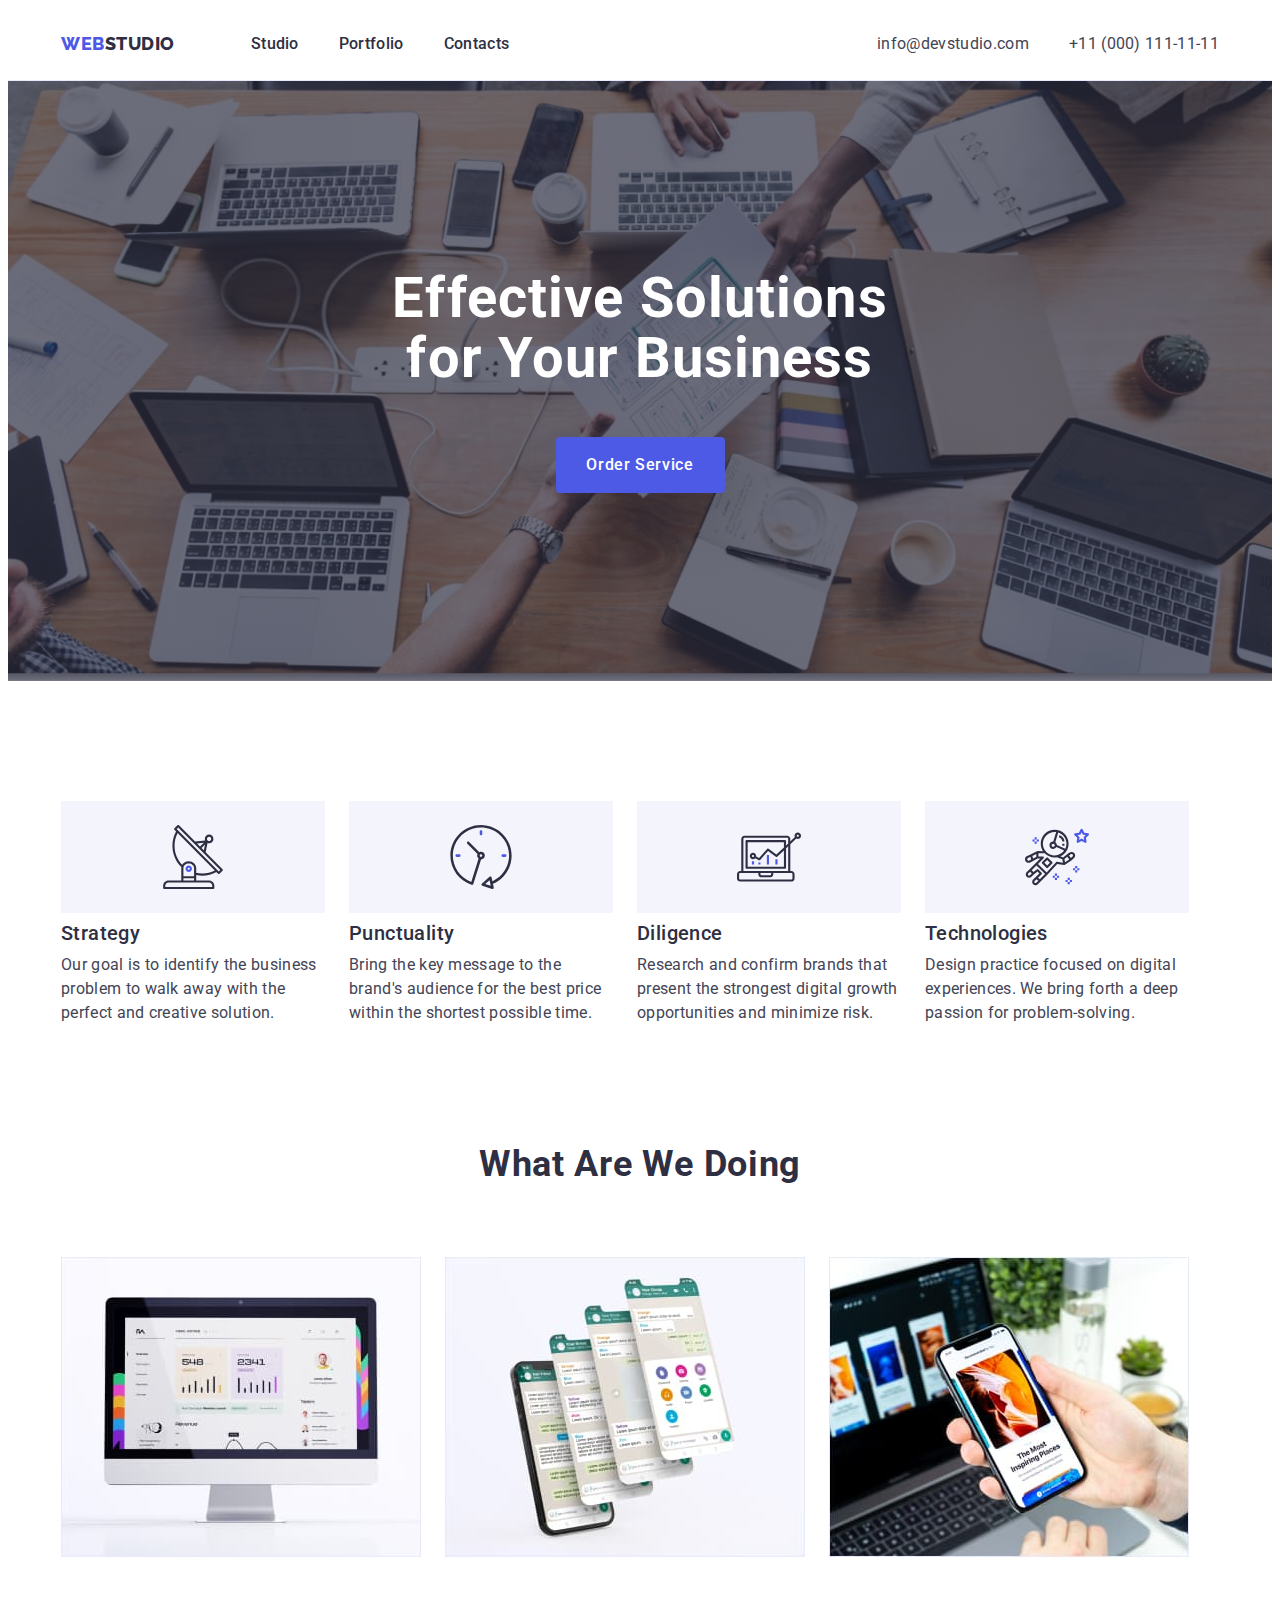
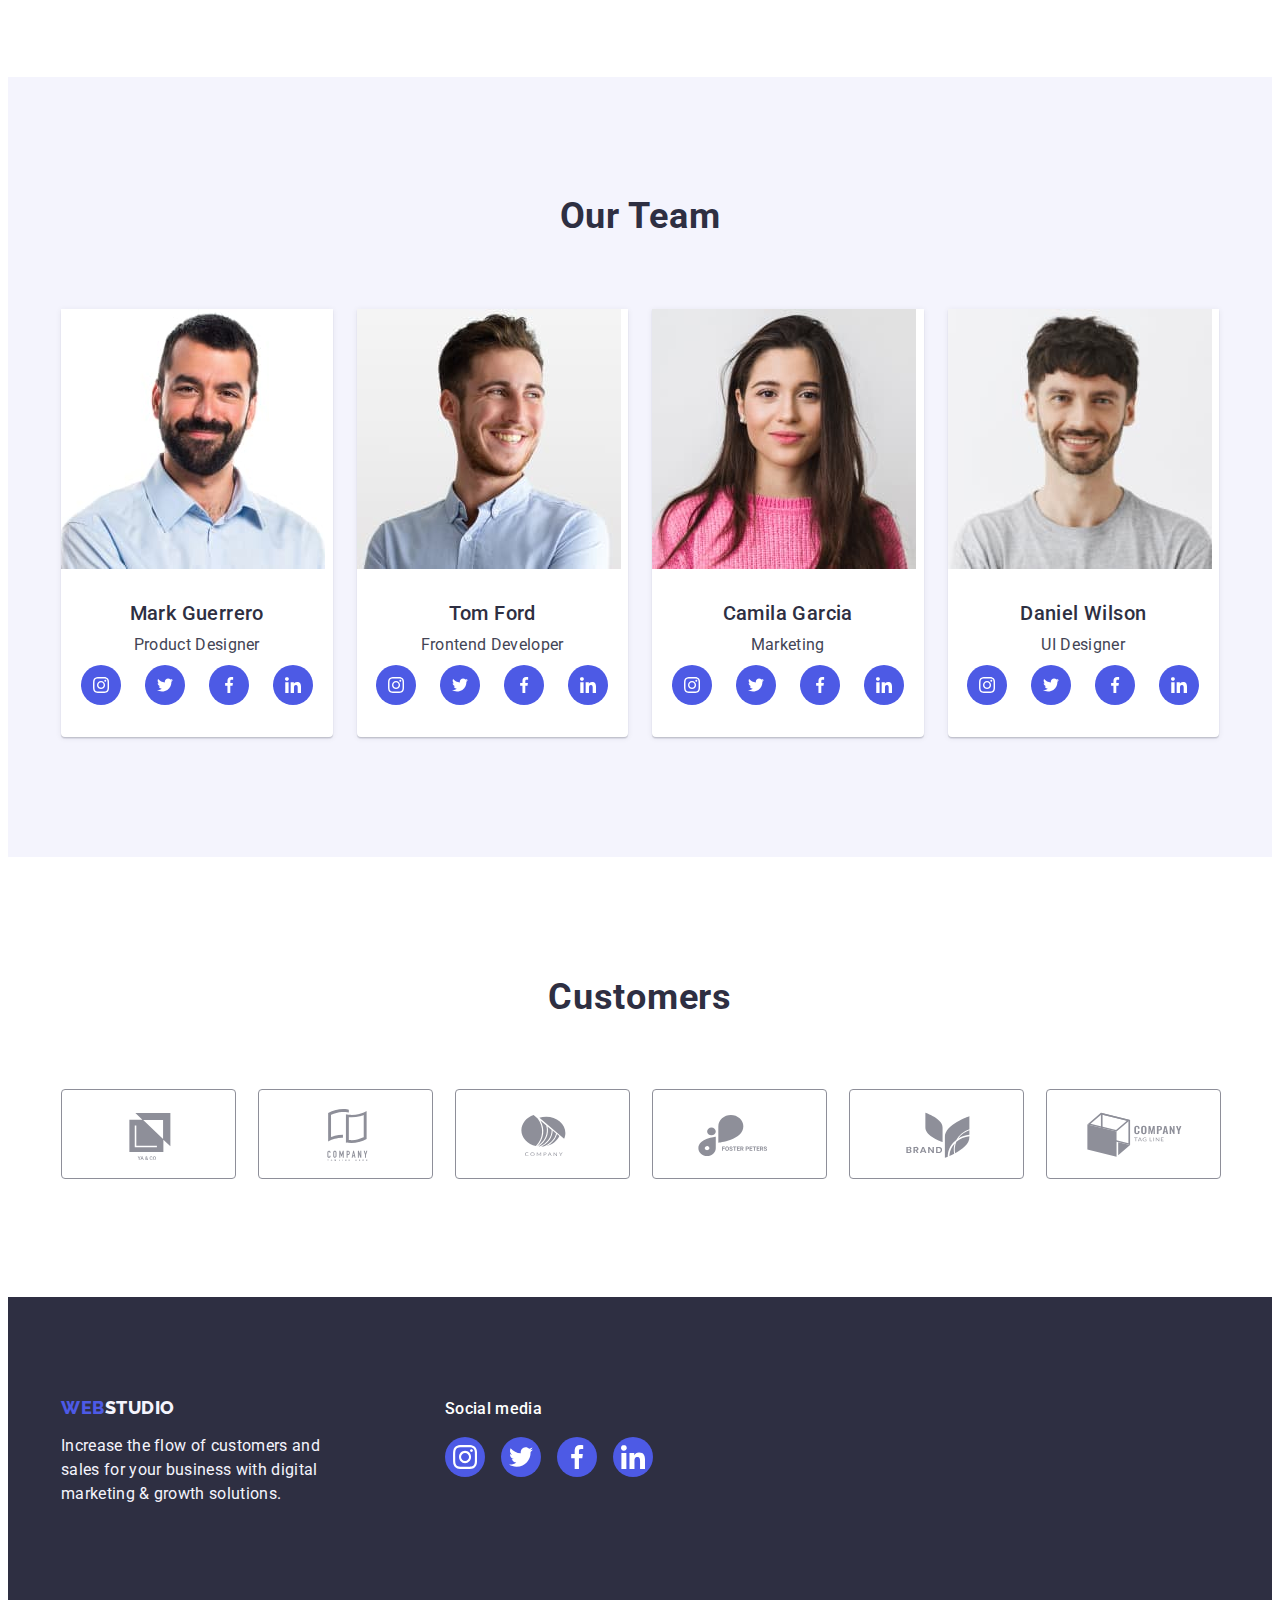
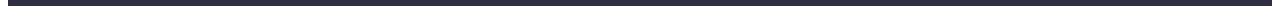
<file: index.html>
<!DOCTYPE html>
<html lang="en">

<head>
    <meta charset="UTF-8">
    <meta http-equiv="X-UA-Compatible" content="IE=edge">
    <meta name="viewport" content="width=device-width, initial-scale=1.0">
    <title>WebStudio</title>
    <link rel="preconnect" href="https://fonts.googleapis.com">
    <link rel="preconnect" href="https://fonts.gstatic.com" crossorigin>
    <link
        href="https://fonts.googleapis.com/css2?family=Raleway:wght@700;800&family=Roboto:wght@400;500;700&display=swap"
        rel="stylesheet">
    <link rel="stylesheet" href="https://cdnjs.cloudflare.com/ajax/libs/modern-normalize/1.1.0/modern-normalize.min.css"
        integrity="sha512-wpPYUAdjBVSE4KJnH1VR1HeZfpl1ub8YT/NKx4PuQ5NmX2tKuGu6U/JRp5y+Y8XG2tV+wKQpNHVUX03MfMFn9Q=="
        crossorigin="anonymous" referrerpolicy="no-referrer" />
    <link rel="stylesheet" href="./css/styles.css">
</head>

<body>
    <header class="header">
        <div class="container header-container">
            <nav class="header-navigation">
                <a href="./index.html" class="header-logo link">Web<span class="header-logo-studio">Studio</span></a>
                <ul class="header-list list">
                    <li class="header-item"><a class="header-link link" href="./index.html">Studio</a></li>
                    <li class="header-item"><a class="header-link link" href="./portfolio.html">Portfolio</a></li>
                    <li class="header-item"><a class="header-link link" href="">Contacts</a></li>
                </ul>
            </nav>
            <address class="address list">
                <ul class="address-list list">
                    <li class="address-item"><a class="address-link link"
                            href="mailto:info@devstudio.com">info@devstudio.com</a>
                    </li>
                    <li class="address-item"> <a class="address-link link" href="tel:+110001111111">+11 (000)
                            111-11-11</a>
                    </li>
                </ul>

            </address>
        </div>
    </header>
    <main>
        <section class="hero section">
            <div class="container">
                <h1 class="hero-title">Effective Solutions
                    for Your Business
                </h1>
                <button class="hero-btn " type="button">Order Service</button>
            </div>
        </section>
        <section class="features section">
            <div class="container">
                <h2 hidden class="features-title">Features</h2>
                <ul class="features-list list">

                    <li class="features-item link">
                        <div class="icon-box">
                            <svg class="icon">
                                <use href="./images/icon/symbol-defs1.svg#icon-antenna"></use>
                            </svg>
                        </div>
                        <h3 class="features-title">Strategy</h3>
                        <p class="features-text">Our goal is to identify the business
                            problem to walk away with the perfect and creative solution.</p>
                    </li>



                    <li class="features-item link">
                        <div class="icon-box">
                            <svg class="icon">
                                <use href="./images/icon/symbol-defs1.svg#icon-clock"></use>
                            </svg>
                        </div>
                        <h3 class="features-title">Punctuality</h3>
                        <p class="features-text"> Bring the key message to the brand's audience for the best price
                            within
                            the shortest possible
                            time.</p>
                    </li>



                    <li class="features-item link">
                        <div class="icon-box">
                            <svg class="icon">
                                <use href="./images/icon/symbol-defs1.svg#icon-diagram"></use>
                            </svg>
                        </div>
                        <h3 class="features-title">Diligence</h3>
                        <p class="features-text">Research and confirm brands that present the strongest digital growth
                            opportunities and minimize
                            risk.</p>
                    </li>

                    <li class="features-item link">
                        <div class="icon-box">
                            <svg class="icon">
                                <use href="./images/icon/symbol-defs1.svg#icon-astronaut"></use>
                            </svg>
                        </div>
                        <h3 class="features-title">Technologies</h3>
                        <p class="features-text"> Design practice focused on digital experiences. We bring forth a deep
                            passion for problem-solving.</p>
                    </li>
                </ul>
            </div>
        </section>
        <section class="doing">
            <div class="container">
                <h2 class="doing-title">What are we doing</h2>
                <ul class="doing-list list">
                    <li class="doing-item item"><img src="./images/ourworks/img_1.jpg" alt="foto1" width="360"
                            height="300">
                    </li>
                    <li class="doing-item item"><img src="./images/ourworks/img_2.jpg" alt="foto2" width="360"
                            height="300">
                    </li>
                    <li class="doing-item item"><img src="./images/ourworks/img_3.jpg" alt="foto3" width="360"
                            height="300">
                    </li>
                </ul>
            </div>
        </section>
        <section class="time section">
            <div class="container">
                <h2 class="time-title">Our Team</h2>
                <ul class="time-list list">
                    <li class="time-item item">
                        <img src="./images/ourteam/markguerrero.jpg" alt="Mark Guerrero" width="264" height="260">
                        <div class="time-text">
                            <h3 class="time-title-name">Mark Guerrero</h3>
                            <p class="time-text-prof">Product Designer</p>
                            <ul class="time-network list">
                                <li class="time-network-item">
                                    <a class="social-netwerk-link link" href="">
                                        <svg class="social-netwerk-icon" width="16" height="16">
                                            <use href="./images/icon/symbol-defs.svg#icon-instagram"></use>
                                        </svg>
                                    </a>
                                </li>
                                <li class="time-network-item">
                                    <a class="social-netwerk-link link" href="">
                                        <svg class="social-netwerk-icon" width="16" height="16">
                                            <use href="./images/icon/symbol-defs.svg#icon-twitter"></use>
                                        </svg>
                                    </a>
                                </li>
                                <li class="time-network-item">
                                    <a class="social-netwerk-link link" href="">
                                        <svg class="social-netwerk-icon" width="16" height="16">
                                            <use href="./images/icon/symbol-defs.svg#icon-facebook"></use>
                                        </svg>
                                    </a>
                                </li>
                                <li class="time-network-item">
                                    <a class="social-netwerk-link link" href="">
                                        <svg class="social-netwerk-icon" width="16" height="16">
                                            <use href="./images/icon/symbol-defs.svg#icon-linkedin"></use>
                                        </svg>
                                    </a>
                                </li>
                            </ul>
                        </div>
                    </li>
                    <li class="time-item item"><img src="./images/ourteam/tomford.jpg" alt="Tom Ford" width="264"
                            height="260">
                        <div class="time-text">
                            <h3 class="time-title-name">Tom Ford</h3>
                            <p class="time-text-prof">Frontend Developer</p>
                            <ul class="time-network list">
                                <li class="time-network-item">
                                    <a class="social-netwerk-link link" href="">
                                        <svg class="social-netwerk-icon" width="16" height="16">
                                            <use href="./images/icon/symbol-defs.svg#icon-instagram"></use>
                                        </svg>
                                    </a>
                                </li>
                                <li class="time-network-item">
                                    <a class="social-netwerk-link link" href="">
                                        <svg class="social-netwerk-icon" width="16" height="16">
                                            <use href="./images/icon/symbol-defs.svg#icon-twitter"></use>
                                        </svg>
                                    </a>
                                </li>
                                <li class="time-network-item">
                                    <a class="social-netwerk-link link" href="">
                                        <svg class="social-netwerk-icon" width="16" height="16">
                                            <use href="./images/icon/symbol-defs.svg#icon-facebook"></use>
                                        </svg>
                                    </a>
                                </li>
                                <li class="time-network-item">
                                    <a class="social-netwerk-link link" href="">
                                        <svg class="social-netwerk-icon" width="16" height="16">
                                            <use href="./images/icon/symbol-defs.svg#icon-linkedin"></use>
                                        </svg>
                                    </a>
                                </li>
                            </ul>
                        </div>
                    <li class="time-item item"><img src="./images/ourteam/camilagarcia.jpg" alt="Camila Garcia"
                            width="264" height="260">
                        <div class="time-text">
                            <h3 class="time-title-name">Camila Garcia</h3>
                            <p class="time-text-prof">Marketing</p>
                            <ul class="time-network list">
                                <li class="time-network-item">
                                    <a class="social-netwerk-link link" href="">
                                        <svg class="social-netwerk-icon" width="16" height="16">
                                            <use href="./images/icon/symbol-defs.svg#icon-instagram"></use>
                                        </svg>
                                    </a>
                                </li>
                                <li class="time-network-item">
                                    <a class="social-netwerk-link link" href="">
                                        <svg class="social-netwerk-icon" width="16" height="16">
                                            <use href="./images/icon/symbol-defs.svg#icon-twitter"></use>
                                        </svg>
                                    </a>
                                </li>
                                <li class="time-network-item">
                                    <a class="social-netwerk-link link" href="">
                                        <svg class="social-netwerk-icon" width="16" height="16">
                                            <use href="./images/icon/symbol-defs.svg#icon-facebook"></use>
                                        </svg>
                                    </a>
                                </li>
                                <li class="time-network-item">
                                    <a class="social-netwerk-link link" href="">
                                        <svg class="social-netwerk-icon" width="16" height="16">
                                            <use href="./images/icon/symbol-defs.svg#icon-linkedin"></use>
                                        </svg>
                                    </a>
                                </li>
                            </ul>
                        </div>
                    </li>
                    <li class="time-item item"><img src="./images/ourteam/danielwilson.jpg" alt="Daniel Wilson"
                            width="264" height="260">
                        <div class="time-text">
                            <h3 class="time-title-name">Daniel Wilson</h3>
                            <p class="time-text-prof">UI Designer</p>
                            <ul class="time-network list">
                                <li class="time-network-item">
                                    <a class="social-netwerk-link link" href="">
                                        <svg class="social-netwerk-icon" width="16" height="16">
                                            <use href="./images/icon/symbol-defs.svg#icon-instagram"></use>
                                        </svg>
                                    </a>
                                </li>
                                <li class="time-network-item">
                                    <a class="social-netwerk-link link" href="">
                                        <svg class="social-netwerk-icon" width="16" height="16">
                                            <use href="./images/icon/symbol-defs.svg#icon-twitter"></use>
                                        </svg>
                                    </a>
                                </li>
                                <li class="time-network-item">
                                    <a class="social-netwerk-link link" href="">
                                        <svg class="social-netwerk-icon" width="16" height="16">
                                            <use href="./images/icon/symbol-defs.svg#icon-facebook"></use>
                                        </svg>
                                    </a>
                                </li>
                                <li class="time-network-item">
                                    <a class="social-netwerk-link link" href="">
                                        <svg class="social-netwerk-icon" width="16" height="16">
                                            <use href="./images/icon/symbol-defs.svg#icon-linkedin"></use>
                                        </svg>
                                    </a>
                                </li>
                            </ul>
                        </div>
                    </li>
                </ul>
            </div>
        </section>
        <section class="section">
            <div class="container">
                <h2 class="customers-title">Customers</h2>
                <ul class="customers-list list">
                    <li class="customers-item item">
                        <a class="customers-link link" href="">
                            <svg class="customers-firm">
                                <use href="./images/icon/symbol-defs.svg#icon-logo"></use>
                            </svg>
                        </a>
                    </li>

                    <li class="customers-item item">
                        <a class="customers-link link" href="">
                            <svg class="customers-firm">
                                <use href="./images/icon/symbol-defs.svg#icon-logo-1"></use>
                            </svg>
                        </a>
                    </li>
                    <li class="customers-item item">
                        <a class="customers-link link" href="">
                            <svg class="customers-firm">
                                <use href="./images/icon/symbol-defs.svg#icon-logo-2"></use>
                            </svg>
                        </a>
                    </li>
                    <li class="customers-item item">
                        <a class="customers-link link" href="">
                            <svg class="customers-firm">
                                <use href="./images/icon/symbol-defs.svg#icon-logo-3"></use>
                            </svg>
                        </a>
                    </li>
                    <li class="customers-item item">
                        <a class="customers-link link" href="">
                            <svg class="customers-firm">
                                <use href="./images/icon/symbol-defs.svg#icon-logo-4"></use>
                            </svg>
                        </a>
                    </li>
                    <li class="customers-item item">
                        <a class="customers-link link" href="">
                            <svg class="customers-firm">
                                <use href="./images/icon/symbol-defs.svg#icon-logo-5"></use>
                            </svg>
                        </a>
                    </li>
                </ul>
            </div>

        </section>
    </main>
    <footer class="footer">
        <div class="container">
            <div class="footer-container">
                <div class="footer-logo-text">
                    <a href="./index.html" class="footer-logo link">Web<span
                            class="footer-logo-studio">Studio</span></a>

                    <p class="footer-text">Increase the flow of customers and sales for your business with digital
                        marketing
                        &
                        growth
                        solutions.</p>
                </div>

                <div class="footer-social">
                    <p class="footer-social-title">Social media</p>
                    <ul class="footer-social-network list">
                        <li class="footer-social-network-item">
                            <a class="footer-social-netwerk-link link" href="">
                                <svg class="footer-social-netwerk-icon" width="16" height="16">
                                    <use href="./images/icon/symbol-defs.svg#icon-instagram"></use>
                                </svg>
                            </a>
                        </li>
                        <li class="footer-social-network-item">
                            <a class="footer-social-netwerk-link link" href="">
                                <svg class="footer-social-netwerk-icon" width="16" height="16">
                                    <use href="./images/icon/symbol-defs.svg#icon-twitter"></use>
                                </svg>
                            </a>
                        </li>
                        <li class="footer-social-network-item">
                            <a class="footer-social-netwerk-link link" href="">
                                <svg class="footer-social-netwerk-icon" width="16" height="16">
                                    <use href="./images/icon/symbol-defs.svg#icon-facebook"></use>
                                </svg>
                            </a>
                        </li>
                        <li class="footer-social-network-item">
                            <a class="footer-social-netwerk-link link" href="">
                                <svg class="footer-social-netwerk-icon" width="16" height="16">
                                    <use href="./images/icon/symbol-defs.svg#icon-linkedin"></use>
                                </svg>
                            </a>
                        </li>
                    </ul>
                </div>

            </div>
        </div>

    </footer>
</body>


</html>
</file>
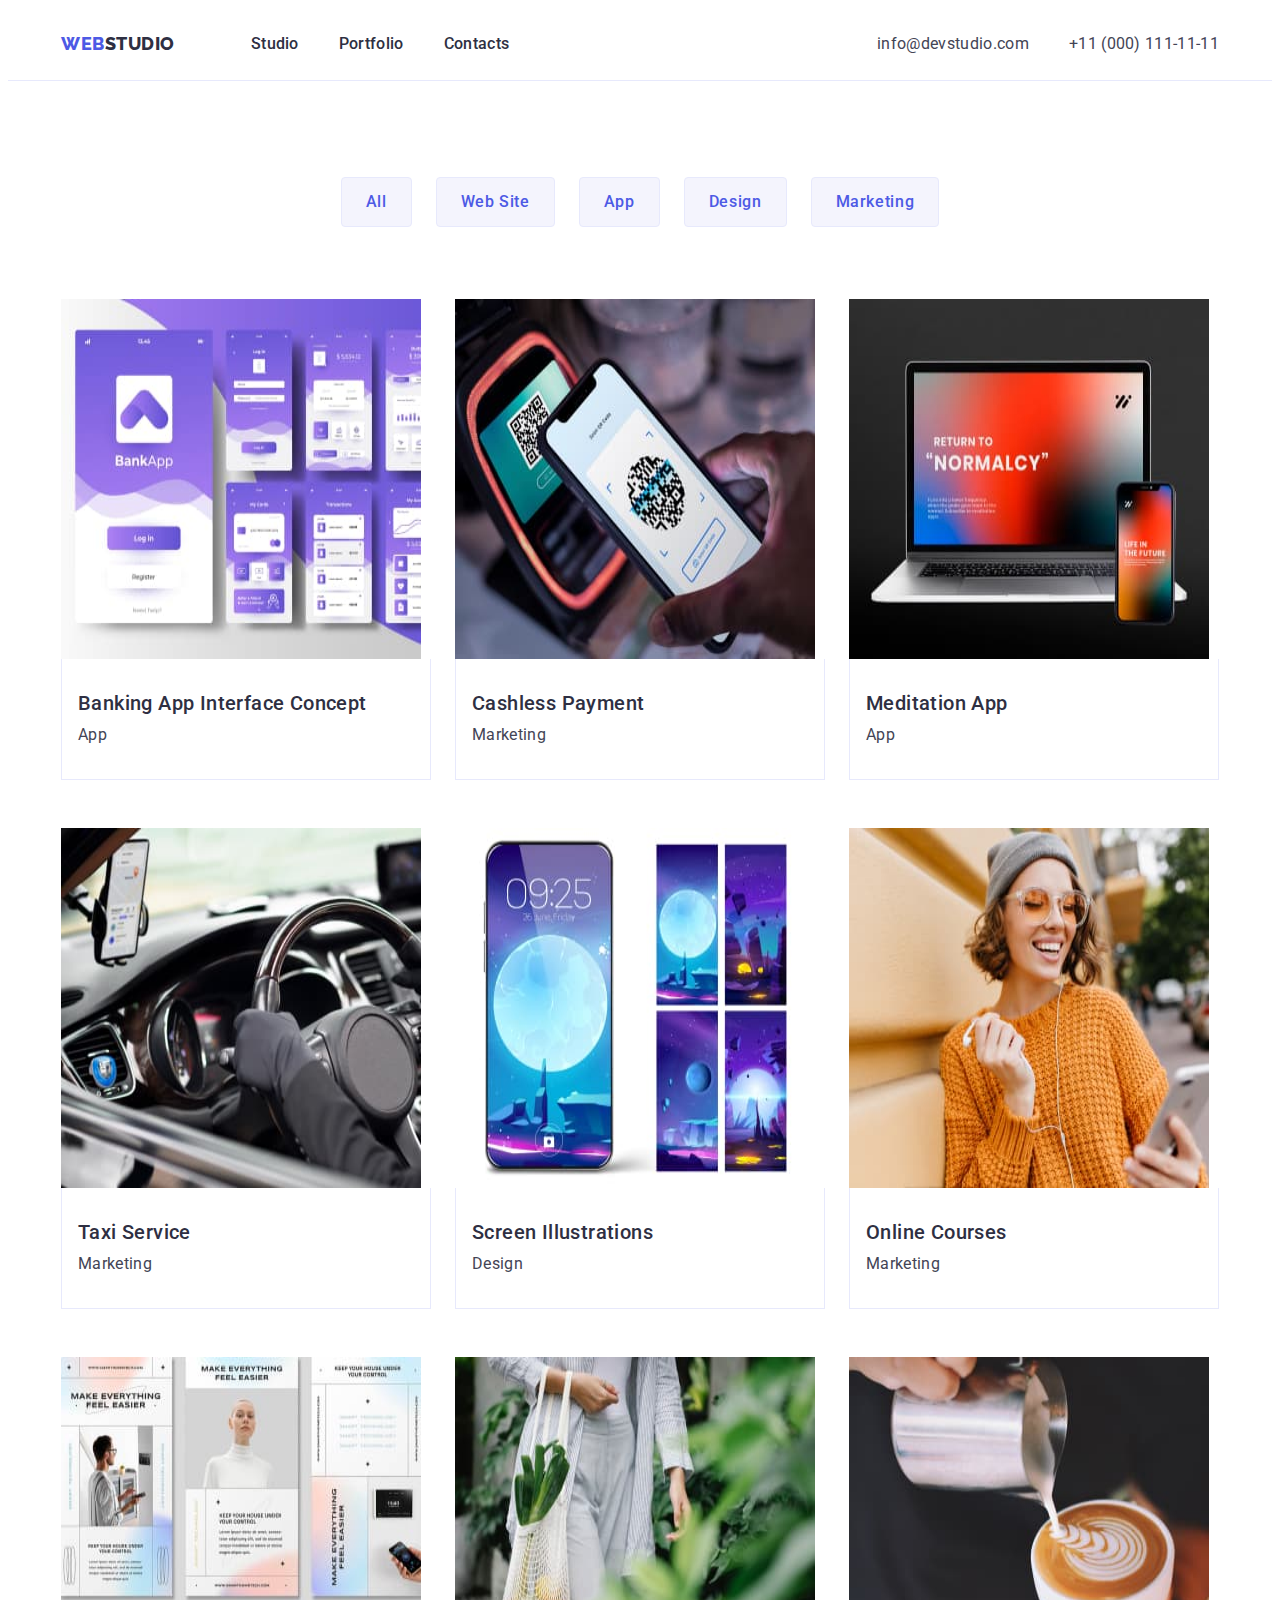
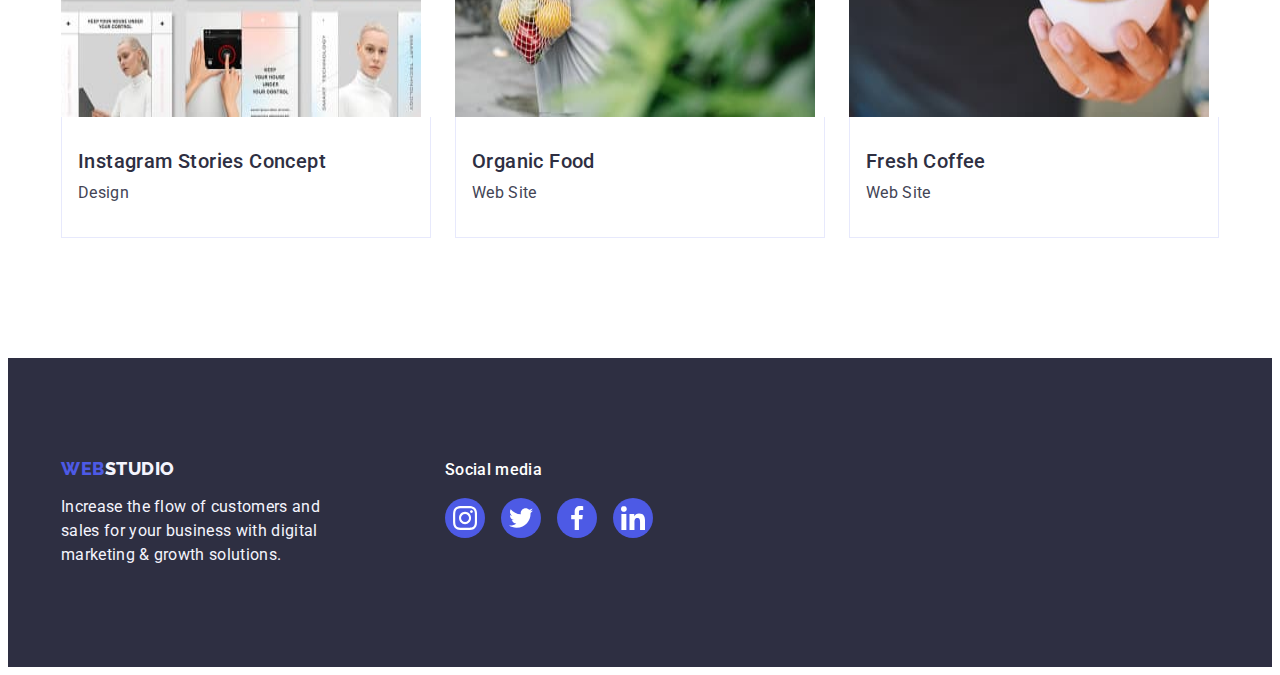
<file: portfolio.html>
<!DOCTYPE html>
<html lang="en">

<head>
    <meta charset="UTF-8">
    <meta http-equiv="X-UA-Compatible" content="IE=edge">
    <meta name="viewport" content="width=device-width, initial-scale=1.0">
    <title>WebStudio</title>
    <link rel="preconnect" href="https://fonts.googleapis.com">
    <link rel="preconnect" href="https://fonts.gstatic.com" crossorigin>
    <link
        href="https://fonts.googleapis.com/css2?family=Raleway:wght@700;800&family=Roboto:wght@400;500;700&display=swap"
        rel="stylesheet">
    <link rel="stylesheet" href="https://cdnjs.cloudflare.com/ajax/libs/modern-normalize/1.1.0/modern-normalize.min.css"
        integrity="sha512-wpPYUAdjBVSE4KJnH1VR1HeZfpl1ub8YT/NKx4PuQ5NmX2tKuGu6U/JRp5y+Y8XG2tV+wKQpNHVUX03MfMFn9Q=="
        crossorigin="anonymous" referrerpolicy="no-referrer" />
    <link rel="stylesheet" href="./css/styles.css">

<body>
    <header class="header">
        <div class="container header-container">
            <nav class="header-navigation">
                <a href="./index.html" class="header-logo link">Web<span class="header-logo-studio">Studio</span></a>
                <ul class="header-list list">
                    <li class="header-item"><a class="header-link link" href="./index.html">Studio</a></li>
                    <li class="header-item"><a class="header-link link" href="./portfolio.html">Portfolio</a></li>
                    <li class="header-item"><a class="header-link link" href="">Contacts</a></li>
                </ul>
            </nav>
            <address class="address list">
                <ul class="address-list list">
                    <li class="address-item"><a class="address-link link"
                            href="mailto:info@devstudio.com">info@devstudio.com</a>
                    </li>
                    <li class="address-item"> <a class="address-link link" href="tel:+110001111111">+11 (000)
                            111-11-11</a>
                    </li>
                </ul>

            </address>
        </div>
    </header>
    <main>
        <section class="filters filters-section ">
            <div class="container">
                <h1 hidden> hidden</h1>
                <ul class="filters-list list buttons">
                    <li class="filters-item link">
                        <button class="filters-btn btn" type="button">All</button>
                    </li>
                    <li class="filters-item link">
                        <button class="filters-btn btn" type="button">Web Site</button>
                    </li>
                    <li class="filters-item link">
                        <button class="filters-btn btn" type="button">App</button>
                    </li>
                    <li class="filters-item link">
                        <button class="filters-btn btn" type="button">Design</button>
                    </li>
                    <li class="filters-item link">
                        <button class="filters-btn btn" type="button">Marketing</button>
                    </li>
                </ul>

                <ul class="filters-list portfolio-list list">
                    <li class="portfolio-item link">
                        <a href="#" class="portfolio-link link">
                            <img class="link" src="./images/portfolio/img-1.jpg" alt="Banking App" width="360"
                                height="360">
                            <div class="container-text">
                                <h2 class="portfolio-title">
                                    Banking App Interface Concept
                                </h2>
                                <p class="portfolio-text">App</p>
                            </div>
                        </a>
                    </li>
                    <li class="portfolio-item link">
                        <a href="#" class="portfolio-link link">
                            <img class="link" src="./images/portfolio/img-2.jpg" alt="Cashless Payment" width="360"
                                height="360">
                            <div class="container-text">
                                <h2 class="portfolio-title">Cashless Payment</h2>
                                <p class="portfolio-text">Marketing</p>
                            </div>
                        </a>
                    </li>
                    <li class="portfolio-item link">
                        <a href="#" class="portfolio-link link">
                            <img class="link" src="./images/portfolio/img-3.jpg" alt="Meditation App" width="360"
                                height="360">
                            <div class="container-text">
                                <h2 class="portfolio-title">Meditation App</h2>
                                <p class="portfolio-text">App</p>
                            </div>
                        </a>
                    </li>

                    <li class="portfolio-item link">
                        <a href="#" class="portfolio-link link"><img class="link" src="./images/portfolio/img-4.jpg"
                                alt="Taxi Service" width="360" height="360">
                            <div class="container-text">
                                <h2 class="portfolio-title">Taxi Service</h2>
                                <p class="portfolio-text">Marketing</p>
                            </div>
                        </a>
                    </li>
                    <li class="portfolio-item link">
                        <a href="#" class="portfolio-link link">
                            <img class="link" src="./images/portfolio/img-5.jpg" alt="Screen Illustrations" width="360"
                                height="360">
                            <div class="container-text">
                                <h2 class="portfolio-title">Screen Illustrations</h2>
                                <p class="portfolio-text">Design</p>
                            </div>

                        </a>
                    </li>
                    <li class="portfolio-item link">
                        <a href="#" class="portfolio-link link">
                            <img class="link" src="./images/portfolio/img-6.jpg" alt="Online Courses" width="360"
                                height="360">
                            <div class="container-text">
                                <h2 class="portfolio-title">Online Courses</h2>
                                <p class="portfolio-text">Marketing</p>
                            </div>
                        </a>
                    </li>

                    <li class="portfolio-item link">
                        <a href="#" class="portfolio-link link">
                            <img class="link" src="./images/portfolio/img-7.jpg" alt="Instagram Stories Concept"
                                width="360" height="360">
                            <div class="container-text">
                                <h2 class="portfolio-title">Instagram Stories Concept</h2>
                                <p class="portfolio-text">Design</p>
                            </div>
                        </a>
                    </li>
                    <li class="portfolio-item link">
                        <a href="#" class="portfolio-link link">
                            <img class="link" src="./images/portfolio/img-8.jpg" alt="Organic Food" width="360"
                                height="360">
                            <div class="container-text">
                                <h2 class="portfolio-title">Organic Food</h2>
                                <p class="portfolio-text">Web Site</p>
                            </div>
                        </a>
                    </li>
                    <li class="portfolio-item link">
                        <a href="#" class="portfolio-link link"><img class="link" src="./images/portfolio/img-9.jpg"
                                alt="Fresh Coffee" width="360" height="360">
                            <div class="container-text">
                                <h2 class="portfolio-title">Fresh Coffee</h2>
                                <p class="portfolio-text">Web Site</p>
                            </div>
                        </a>
                    </li>
                </ul>

            </div>
        </section>

    </main>
    <footer class="footer">
        <div class="container">
            <div class="footer-container">
                <div class="footer-logo-text">
                    <a href="./index.html" class="footer-logo link">Web<span
                            class="footer-logo-studio">Studio</span></a>

                    <p class="footer-text">Increase the flow of customers and sales for your business with digital
                        marketing
                        &
                        growth
                        solutions.</p>
                </div>

                <div class="footer-social">
                    <p class="footer-social-title">Social media</p>
                    <ul class="footer-social-network list">
                        <li class="footer-social-network-item">
                            <a class="footer-social-netwerk-link link" href="">
                                <svg class="footer-social-netwerk-icon" width="16" height="16">
                                    <use href="./images/icon/symbol-defs.svg#icon-instagram"></use>
                                </svg>
                            </a>
                        </li>
                        <li class="footer-social-network-item">
                            <a class="footer-social-netwerk-link link" href="">
                                <svg class="footer-social-netwerk-icon" width="16" height="16">
                                    <use href="./images/icon/symbol-defs.svg#icon-twitter"></use>
                                </svg>
                            </a>
                        </li>
                        <li class="footer-social-network-item">
                            <a class="footer-social-netwerk-link link" href="">
                                <svg class="footer-social-netwerk-icon" width="16" height="16">
                                    <use href="./images/icon/symbol-defs.svg#icon-facebook"></use>
                                </svg>
                            </a>
                        </li>
                        <li class="footer-social-network-item">
                            <a class="footer-social-netwerk-link link" href="">
                                <svg class="footer-social-netwerk-icon" width="16" height="16">
                                    <use href="./images/icon/symbol-defs.svg#icon-linkedin"></use>
                                </svg>
                            </a>
                        </li>
                    </ul>
                </div>

            </div>
        </div>

    </footer>
</body>

</html>
</file>
<file: css/styles.css>
:root {
  --body: #434455;
  --color-body: #ffffff;
  --color-footer: #2e2f42;
  --color-header: #434455;
  --header-link: #2e2f42;
  --header-link-color: #404bbf;
  --logo: #4d5ae5;
  --logo-studio: #2e2f42;
  --address-link: #404bbf;
  --hero: #2e2f42;
  --hero-title: #ffffff;
  --hero-btn: #404bbf;
  --hero-color: #ffffff;
  --hero-btn-color: #4d5ae5;
  --features-text: #434455;
  --features-title: #2e2f42;
  --doing-title: #2e2f42;
  --time: #f4f4fd;
  --time-title: #2e2f42;
  --time-item: #ffffff;
  --time-text: #434455;
  --footer-logo-studio: #f4f4fd;
  --footer-text: #f4f4fd;
  --filters-btn: #4d5ae5;
  --filters-color: #f4f4fd;
  --filters-btn-color: #404bbf;
  --filters-btn-portfolio: #ffffff;
  --portfolio-title: #2e2f42;
  --portfolio-text: #434455;
  --dg-gradient: linear-gradient(rgba(46, 47, 66, 0.7), rgba(46, 47, 66, 0.7));
  --icon-box: #f4f4fd;
}
p,
h1,
h2,
h3,
h4,
h5,
h6 {
  margin: 0;
}
ul,
ol {
  margin: 0;
  padding-left: 0;
}
img {
  display: block;
}

body {
  font-family: "Roboto", sans-serif;
  color: var(--body);
  background-color: var(--color-body);
}

.list {
  list-style: none;
}
.link {
  text-decoration: none;
}

.container {
  width: 1158px;
  padding-left: 15px;
  padding-right: 15px;
  margin-left: auto;
  margin-right: auto;
}
.section {
  padding-top: 120px;
  padding-bottom: 120px;
}
/* ==========HEADER========== */
.header {
  border-bottom: 1px solid #e7e9fc;
}
.header-container {
  display: flex;
}
.header-navigation {
  display: flex;
  margin-right: auto;
}
.header-logo {
  font-family: Raleway, sans-serif;
  font-style: normal;
  font-weight: 800;
  font-size: 18px;
  line-height: 1.17;
  display: flex;
  align-items: center;
  letter-spacing: 0.03em;
  text-transform: uppercase;
  color: var(--logo);
  margin-right: 76px;
}
.header-logo-studio {
  font-family: Raleway, sans-serif;
  font-style: normal;
  font-weight: 800;
  font-size: 18px;
  line-height: 1.17;
  display: flex;
  align-items: center;
  letter-spacing: 0.03em;
  text-transform: uppercase;
  color: var(--logo-studio);
}
.header-list {
  display: flex;
  gap: 40px;
}
.header-item {
}
.header-link {
  display: block;
  font-weight: 500;
  font-size: 16px;
  line-height: 1.5;
  letter-spacing: 0.02em;
  color: var(--header-link);
  padding-top: 24px;
  padding-bottom: 24px;
}
.header-link:hover,
.header-link:focus {
  color: var(--header-link-color);
}
.address {
  font-style: normal;
}
.address-list {
  display: flex;
  gap: 40px;
  padding-top: 24px;
  padding-bottom: 24px;
}
.address-item {
}
.address-link {
  font-size: 16px;
  line-height: 1.5;
  letter-spacing: 0.02em;
  color: var(--color-header);
}
.address-link:hover {
  color: var(--address-link);
}
.address-link:focus {
  color: var(--address-link);
}

/* ========HERO============*/
.hero {
  background: var(--hero);
  background-image: var(--dg-gradient), url(../images/fon/people-office.jpg);

  background-repeat: no-repeat;
  background-position: center;
  background-size: cover;
  text-align: center;
  padding-top: 188px;
  padding-bottom: 188px;
  max-width: 1440px;
  margin-left: auto;
  margin-right: auto;
}

.hero-title {
  font-weight: 700;
  font-size: 56px;
  line-height: 1.07;
  text-align: center;
  letter-spacing: 0.02em;
  color: var(--hero-title);
  margin-bottom: 48px;
  max-width: 496px;
  margin-left: auto;
  margin-right: auto;
}
.hero-btn {
  display: block;
  margin-left: auto;
  margin-right: auto;
  font-family: "Roboto", sans-serif;
  font-weight: 500;
  font-size: 16px;
  line-height: 1.5;
  letter-spacing: 0.04em;
  color: var(--hero-color);
  background: var(--hero-btn-color);
  cursor: pointer;
  min-width: 169px;
  height: 56px;
  border: none;
  border-radius: 4px;
}
.hero-btn:hover {
  background-color: var(--hero-btn);
}
.hero-btn:focus {
  background-color: var(--hero-btn);
}

/* ===========Features======== */
.features {
}
.features-list {
  display: flex;
  gap: 24px;
}
.features-item {
  width: 264px;
}
.features-text {
  font-size: 16px;
  line-height: 1.5;
  letter-spacing: 0.02em;
  color: var(--features-text);
}
.features-title {
  font-weight: 500;
  font-size: 20px;
  line-height: 1.2;
  letter-spacing: 0.02em;
  color: var(--features-title);
  margin-bottom: 8px;
}
.icon-box {
  height: 112px;
  background-color: var(--icon-box);
  display: flex;
  justify-content: center;
  align-items: center;
  margin-bottom: 8px;
}
.icon {
  width: 64px;
  height: 64px;
}
/* ============doing========== */
.doing {
  padding-bottom: 120px;
}
.doing-title {
  font-weight: 700;
  font-size: 36px;
  line-height: 1.11;
  text-align: center;
  letter-spacing: 0.02em;
  text-transform: capitalize;
  color: var(--doing-title);
  margin-bottom: 72px;
}
.doing-list {
  display: flex;
  gap: 24px;
}
.list {
}
.doing-item {
}
.item {
}
/* ============time============== */
.time {
  background: var(--time);
}
.time-title {
  font-weight: 700;
  font-size: 36px;
  line-height: 1.11;
  text-align: center;
  letter-spacing: 0.02em;
  text-transform: capitalize;
  color: var(--time-title);
  margin-bottom: 72px;
}
.time-list {
  display: flex;
  gap: 24px;
}
.time-text {
  padding-top: 32px;
  padding-bottom: 32px;
}

.time-item {
  background-color: var(--time-item);
  width: calc((100% - 72px) / 4);
  box-shadow: 0px 1px 6px rgba(46, 47, 66, 0.08),
    0px 1px 1px rgba(46, 47, 66, 0.16), 0px 2px 1px rgba(46, 47, 66, 0.08);
  border-radius: 0px 0px 4px 4px;
}

.time-title-name {
  font-weight: 500;
  font-size: 20px;
  line-height: 1.2;
  text-align: center;
  letter-spacing: 0.02em;
  color: var(--doing-title);
  margin-bottom: 8px;
}
.time-text-prof {
  font-size: 16px;
  line-height: 1.5;
  text-align: center;
  letter-spacing: 0.02em;
  color: var(--time-text);
  margin-bottom: 8px;
}
.time-network {
  display: flex;
  justify-content: center;
  gap: 24px;
}

.time-network-item {
  width: 40px;
  height: 40px;
}
.social-netwerk-link {
  width: 100%;
  height: 100%;
  background-color: #4d5ae5;
  border-radius: 50%;
  display: flex;
  justify-content: center;
  align-items: center;
}
.social-netwerk-link:hover {
  background-color: #404bbf;
}
.social-netwerk-link:focus {
  background-color: #404bbf;
}

.social-netwerk-icon {
  fill: #ffffff;
}
/* ========== Customers=========*/
.customers-title {
  font-weight: 700;
  font-size: 36px;
  line-height: 40px;
  text-align: center;
  letter-spacing: 0.02em;
  text-transform: capitalize;
  color: #2e2f42;
  margin-bottom: 72px;
}
.customers-list {
  display: flex;
  justify-content: center;
  gap: 24px;
}
.customers-item {
  width: calc((100% - 120px) / 6);
  height: 88px;
}
.customers-link {
  display: flex;
  justify-content: center;
  align-items: center;
  width: 100%;
  height: 100%;
  border: 1px solid #8e8f99;
  border-radius: 4px;
}

.customers-firm {
  width: 104px;
  height: 56px;
  fill: #8e8f99;
}
.customers-link:hover {
  border-color: #404bbf;
}
.customers-link:focus {
  border-color: #404bbf;
}

.customers-link:hover > .customers-firm {
  fill: #404bbf;
}
.customers-link:focus > .customers-firm {
  fill: #404bbf;
}

/* =============footer============== */
.footer {
  background-color: var(--color-footer);
  padding-top: 100px;
  padding-bottom: 100px;
}
.footer-container {
  display: flex;
}
.footer-logo {
  font-family: Raleway, sans-serif;
  font-weight: 800;
  font-size: 18px;
  line-height: 1.17;
  letter-spacing: 0.03em;
  text-transform: uppercase;
  color: var(--logo);
}
.footer-logo-studio {
  color: var(--footer-logo-studio);
}

.footer-text {
  font-size: 16px;
  line-height: 1.5;
  letter-spacing: 0.02em;
  color: var(--footer-text);
  margin-top: 16px;
}
.footer-logo-text {
  width: 264px;
  margin-right: 120px;
}
.footer-social {
}
.footer-social-title {
  font-weight: 500;
  font-size: 16px;
  line-height: 1.5;
  letter-spacing: 0.02em;
  color: #ffffff;
  margin-bottom: 16px;
}
.footer-social-network {
  width: 208px;
  display: flex;
  justify-content: center;
  gap: 16px;
}

.footer-social-network-item {
  width: 40px;
  height: 40px;
}
.footer-social-netwerk-link {
  width: 100%;
  height: 100%;
  background-color: #4d5ae5;
  border-radius: 50%;
  display: flex;
  justify-content: center;
  align-items: center;
}
.footer-social-netwerk-link:hover {
  background-color: #31d0aa;
}
.footer-social-netwerk-link:focus {
  background-color: #31d0aa;
}
.footer-social-netwerk-icon {
  width: 24px;
  height: 24px;
  fill: #ffffff;
}

/* *************PORTFOLIO**************** */
/* ===== Filters=======*/
.filters-section {
  padding-top: 96px;
  padding-bottom: 120px;
}
.buttons {
  display: flex;
  justify-content: center;
  margin-bottom: 72px;
  gap: 24px;
}
.filters-list {
}
.list {
}
.filters-item {
}

.filters-btn {
  font-family: "Roboto", sans-serif;
  font-weight: 500;
  font-style: normal;
  font-size: 16px;
  line-height: 1.5;
  display: flex;
  align-items: center;
  text-align: center;
  letter-spacing: 0.04em;
  color: var(--filters-btn);
  cursor: pointer;
  background-color: var(--filters-color);
  padding: 12px 24px;
}
.filters-btn:hover {
  background-color: var(--filters-btn-color);
}
.filters-btn:focus {
  background-color: var(--filters-btn-color);
}
.filters-btn:hover,
.filters-btn:focus {
  color: var(--filters-btn-portfolio);
  border-color: var(--filters-btn-color);
  box-shadow: 0px 3px 1px rgba(0, 0, 0, 0.1), 0px 2px 1px rgba(0, 0, 0, 0.08),
    0px 2px 2px rgba(0, 0, 0, 0.12);
}
.btn {
  border: 1px solid #e7e9fc;
  border-radius: 4px;
}
/* =====portfolio===== */
.container-text {
  padding-top: 32px;
  padding-left: 16px;
  padding-bottom: 32px;
  border: 1px solid #e7e9fc;
  border-top: none;
}
.portfolio {
}
.portfolio-list {
  display: flex;
  flex-wrap: wrap;
  gap: 48px 24px;
}
.list {
}
.portfolio-item {
  width: calc((100% - 48px) / 3);
}
.portfolio-link {
  display: block;
}
.portfolio-link:hover {
  box-shadow: 0px 1px 6px rgba(46, 47, 66, 0.08),
    0px 1px 1px rgba(46, 47, 66, 0.16), 0px 2px 1px rgba(46, 47, 66, 0.08);
}

.portfolio-title {
  font-weight: 500;
  font-size: 20px;
  line-height: 1.2;
  letter-spacing: 0.02em;
  color: var(--portfolio-title);
  margin-bottom: 8px;
}
.portfolio-text {
  font-size: 16px;
  line-height: 1.5;
  letter-spacing: 0.02em;
  color: var(--portfolio-text);
  margin-top: 8px;
}
</file>
